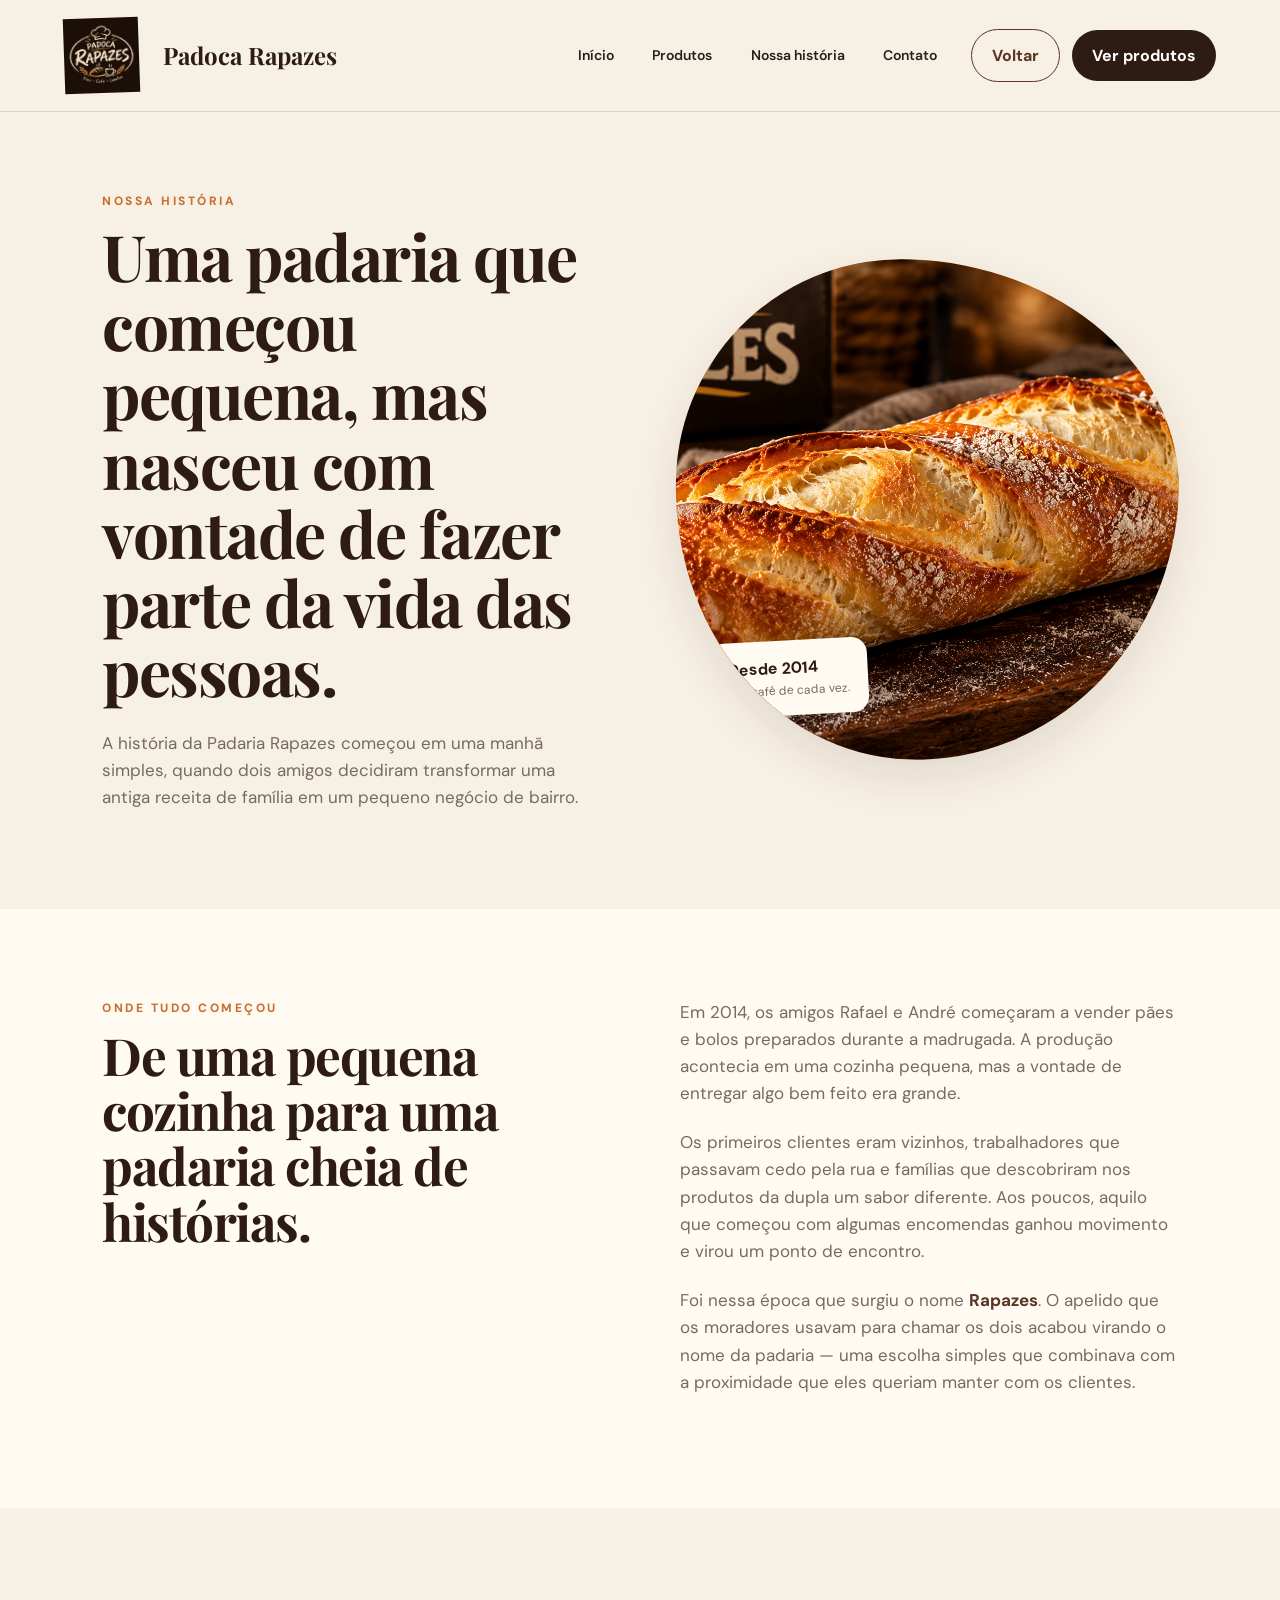
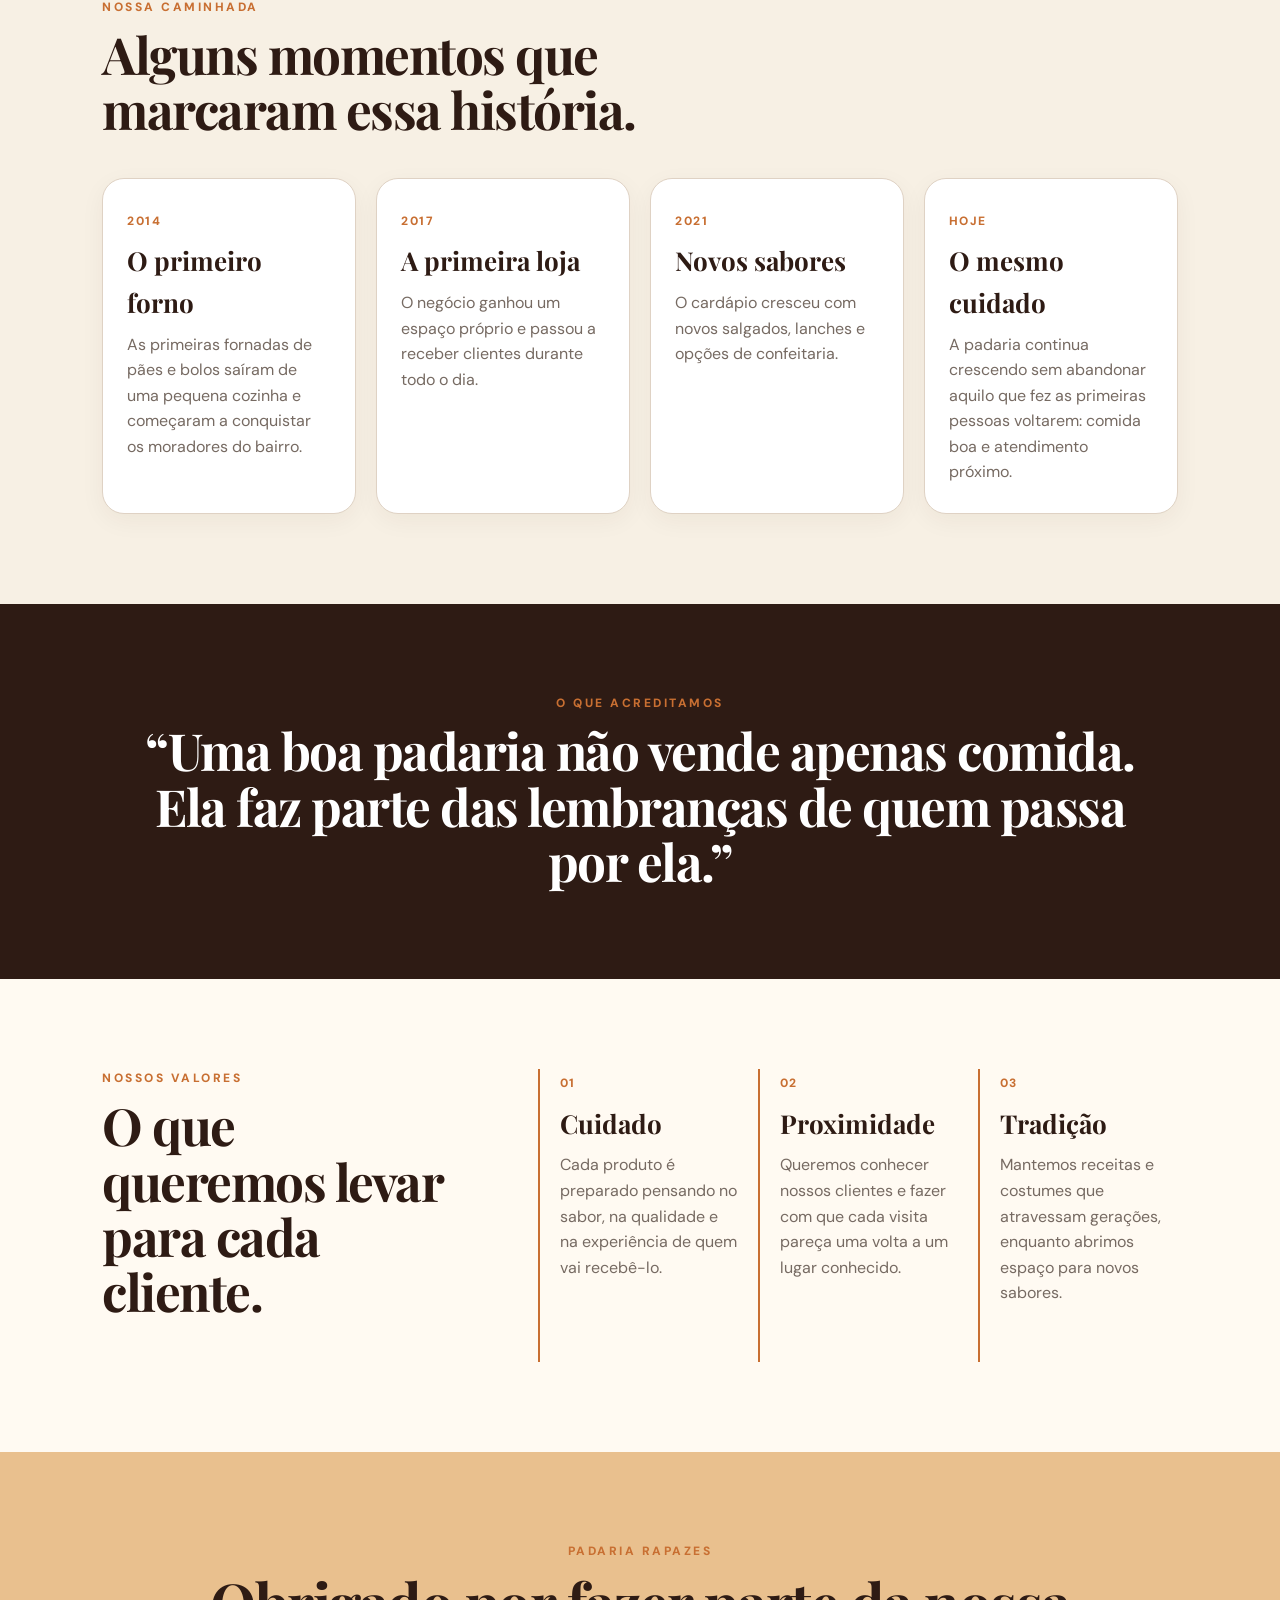
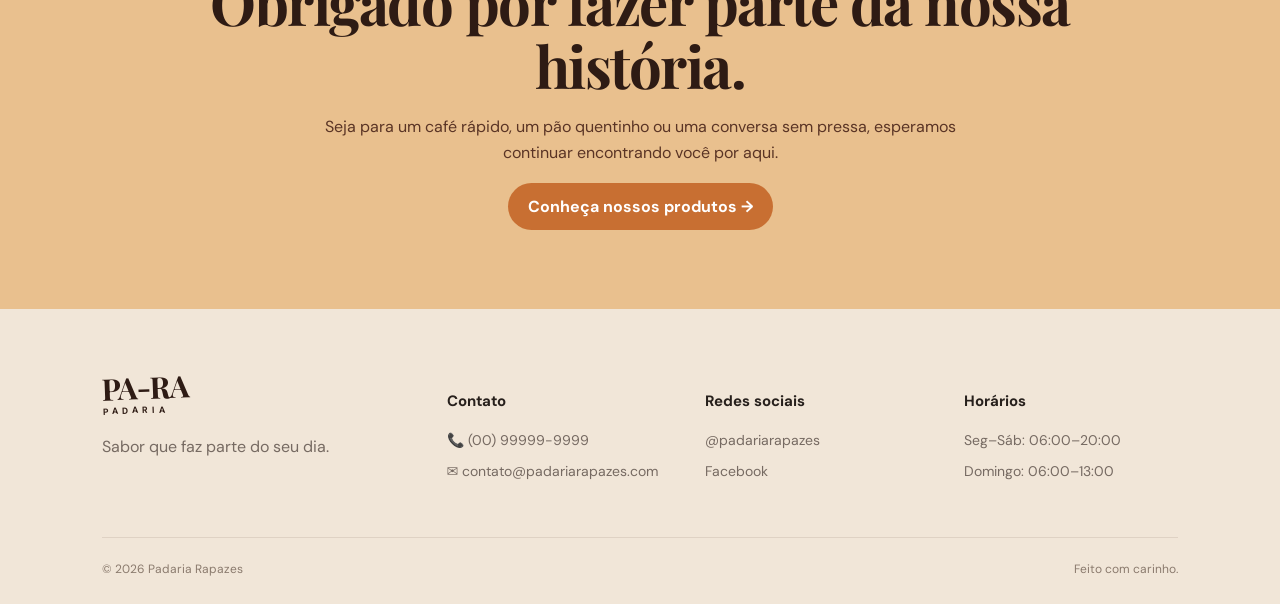
<file: Paginas/historia.html>
<!doctype html>
<html lang="pt-BR">
  <head>
    <meta charset="UTF-8" />
    <meta name="viewport" content="width=device-width, initial-scale=1.0" />
    <meta
      name="description"
      content="Conheça a história da Padaria Rapazes e descubra como nasceu esse lugar feito para fazer parte do seu dia."
    />
    <title>Nossa história | Padaria Rapazes</title>
    <link rel="preconnect" href="https://fonts.googleapis.com" />
    <link rel="preconnect" href="https://fonts.gstatic.com" crossorigin />
    <link
      href="https://fonts.googleapis.com/css2?family=DM+Sans:wght@400;500;600;700&family=Playfair+Display:wght@600;700&display=swap"
      rel="stylesheet"
    />
    <link rel="stylesheet" href="../CSS/historia.css" />
  </head>
  <body>
    <header class="site-header">
      <a
        class="logo"
        href="../index.html"
        aria-label="Padaria Rapazes - início"
      >
        <img
          src="../IMG/Logo_PadocaRapazes.png"
          alt="Logo da Padaria Rapazes"
          width="75"
          height="75"
        />
      </a>

      <h1>Padoca Rapazes</h1>

      <nav class="desktop-nav" aria-label="Navegação principal">
        <a href="../index.html">Início</a>
        <a href="./produtos.html">Produtos</a>
        <a href="./produtos.html">Nossa história</a>
        <a href="index.html#contato">Contato</a>
      </nav>

      <div class="header-actions">
        <a class="btn btn-outline" href="../index.html">Voltar</a>
        <a class="btn btn-dark" href="./produtos.html">Ver produtos</a>
      </div>
    </header>

    <main>
      <section class="story-hero">
        <div class="story-copy">
          <p class="eyebrow">Nossa história</p>
          <h2>
            Uma padaria que começou pequena, mas nasceu com vontade de fazer
            parte da vida das pessoas.
          </h2>
          <p>
            A história da Padaria Rapazes começou em uma manhã simples, quando
            dois amigos decidiram transformar uma antiga receita de família em
            um pequeno negócio de bairro.
          </p>
        </div>

        <div class="story-image">
          <img src="../IMG/Baguete.png" alt="Baguete da Padaria Rapazes" />
          <div class="story-badge">
            <strong>Desde 2014</strong>
            <span>Um café de cada vez.</span>
          </div>
        </div>
      </section>

      <section class="section story-section">
        <div class="section-title">
          <p class="eyebrow">Onde tudo começou</p>
          <h2>De uma pequena cozinha para uma padaria cheia de histórias.</h2>
        </div>

        <div class="story-text">
          <p>
            Em 2014, os amigos Rafael e André começaram a vender pães e bolos
            preparados durante a madrugada. A produção acontecia em uma cozinha
            pequena, mas a vontade de entregar algo bem feito era grande.
          </p>

          <p>
            Os primeiros clientes eram vizinhos, trabalhadores que passavam cedo
            pela rua e famílias que descobriram nos produtos da dupla um sabor
            diferente. Aos poucos, aquilo que começou com algumas encomendas
            ganhou movimento e virou um ponto de encontro.
          </p>

          <p>
            Foi nessa época que surgiu o nome <strong>Rapazes</strong>. O
            apelido que os moradores usavam para chamar os dois acabou virando o
            nome da padaria — uma escolha simples que combinava com a
            proximidade que eles queriam manter com os clientes.
          </p>
        </div>
      </section>

      <section class="timeline section">
        <div class="section-heading">
          <div>
            <p class="eyebrow">Nossa caminhada</p>
            <h2>Alguns momentos que marcaram essa história.</h2>
          </div>
        </div>

        <div class="timeline-grid">
          <article>
            <span>2014</span>
            <h3>O primeiro forno</h3>
            <p>
              As primeiras fornadas de pães e bolos saíram de uma pequena
              cozinha e começaram a conquistar os moradores do bairro.
            </p>
          </article>

          <article>
            <span>2017</span>
            <h3>A primeira loja</h3>
            <p>
              O negócio ganhou um espaço próprio e passou a receber clientes
              durante todo o dia.
            </p>
          </article>

          <article>
            <span>2021</span>
            <h3>Novos sabores</h3>
            <p>
              O cardápio cresceu com novos salgados, lanches e opções de
              confeitaria.
            </p>
          </article>

          <article>
            <span>Hoje</span>
            <h3>O mesmo cuidado</h3>
            <p>
              A padaria continua crescendo sem abandonar aquilo que fez as
              primeiras pessoas voltarem: comida boa e atendimento próximo.
            </p>
          </article>
        </div>
      </section>

      <section class="quote section">
        <div>
          <p class="eyebrow">O que acreditamos</p>
          <h2>
            “Uma boa padaria não vende apenas comida. Ela faz parte das
            lembranças de quem passa por ela.”
          </h2>
        </div>
      </section>

      <section class="values section">
        <div class="section-title">
          <p class="eyebrow">Nossos valores</p>
          <h2>O que queremos levar para cada cliente.</h2>
        </div>

        <div class="values-grid">
          <article>
            <span>01</span>
            <h3>Cuidado</h3>
            <p>
              Cada produto é preparado pensando no sabor, na qualidade e na
              experiência de quem vai recebê-lo.
            </p>
          </article>

          <article>
            <span>02</span>
            <h3>Proximidade</h3>
            <p>
              Queremos conhecer nossos clientes e fazer com que cada visita
              pareça uma volta a um lugar conhecido.
            </p>
          </article>

          <article>
            <span>03</span>
            <h3>Tradição</h3>
            <p>
              Mantemos receitas e costumes que atravessam gerações, enquanto
              abrimos espaço para novos sabores.
            </p>
          </article>
        </div>
      </section>

      <section class="closing section">
        <p class="eyebrow">Padaria Rapazes</p>
        <h2>Obrigado por fazer parte da nossa história.</h2>
        <p>
          Seja para um café rápido, um pão quentinho ou uma conversa sem pressa,
          esperamos continuar encontrando você por aqui.
        </p>
        <a class="btn btn-primary" href="./produtos.html"
          >Conheça nossos produtos →</a
        >
      </section>
    </main>

    <footer id="contato">
      <div class="footer-main">
        <div>
          <a class="logo footer-logo" href="../index.html">
            <span>PA-RA</span>
            <small>PADARIA</small>
          </a>
          <p class="footer-tagline">Sabor que faz parte do seu dia.</p>
        </div>

        <div class="footer-column">
          <h3>Contato</h3>
          <a href="tel:+550000000000">📞 (00) 99999-9999</a>
          <a href="mailto:contato@padariarapazes.com"
            >✉ contato@padariarapazes.com</a
          >
        </div>

        <div class="footer-column">
          <h3>Redes sociais</h3>
          <a href="#">@padariarapazes</a>
          <a href="#">Facebook</a>
        </div>

        <div class="footer-column">
          <h3>Horários</h3>
          <p>Seg–Sáb: 06:00–20:00</p>
          <p>Domingo: 06:00–13:00</p>
        </div>
      </div>

      <div class="footer-bottom">
        <span>© 2026 Padaria Rapazes</span>
        <span>Feito com carinho.</span>
      </div>
    </footer>
  </body>
</html>
</file>
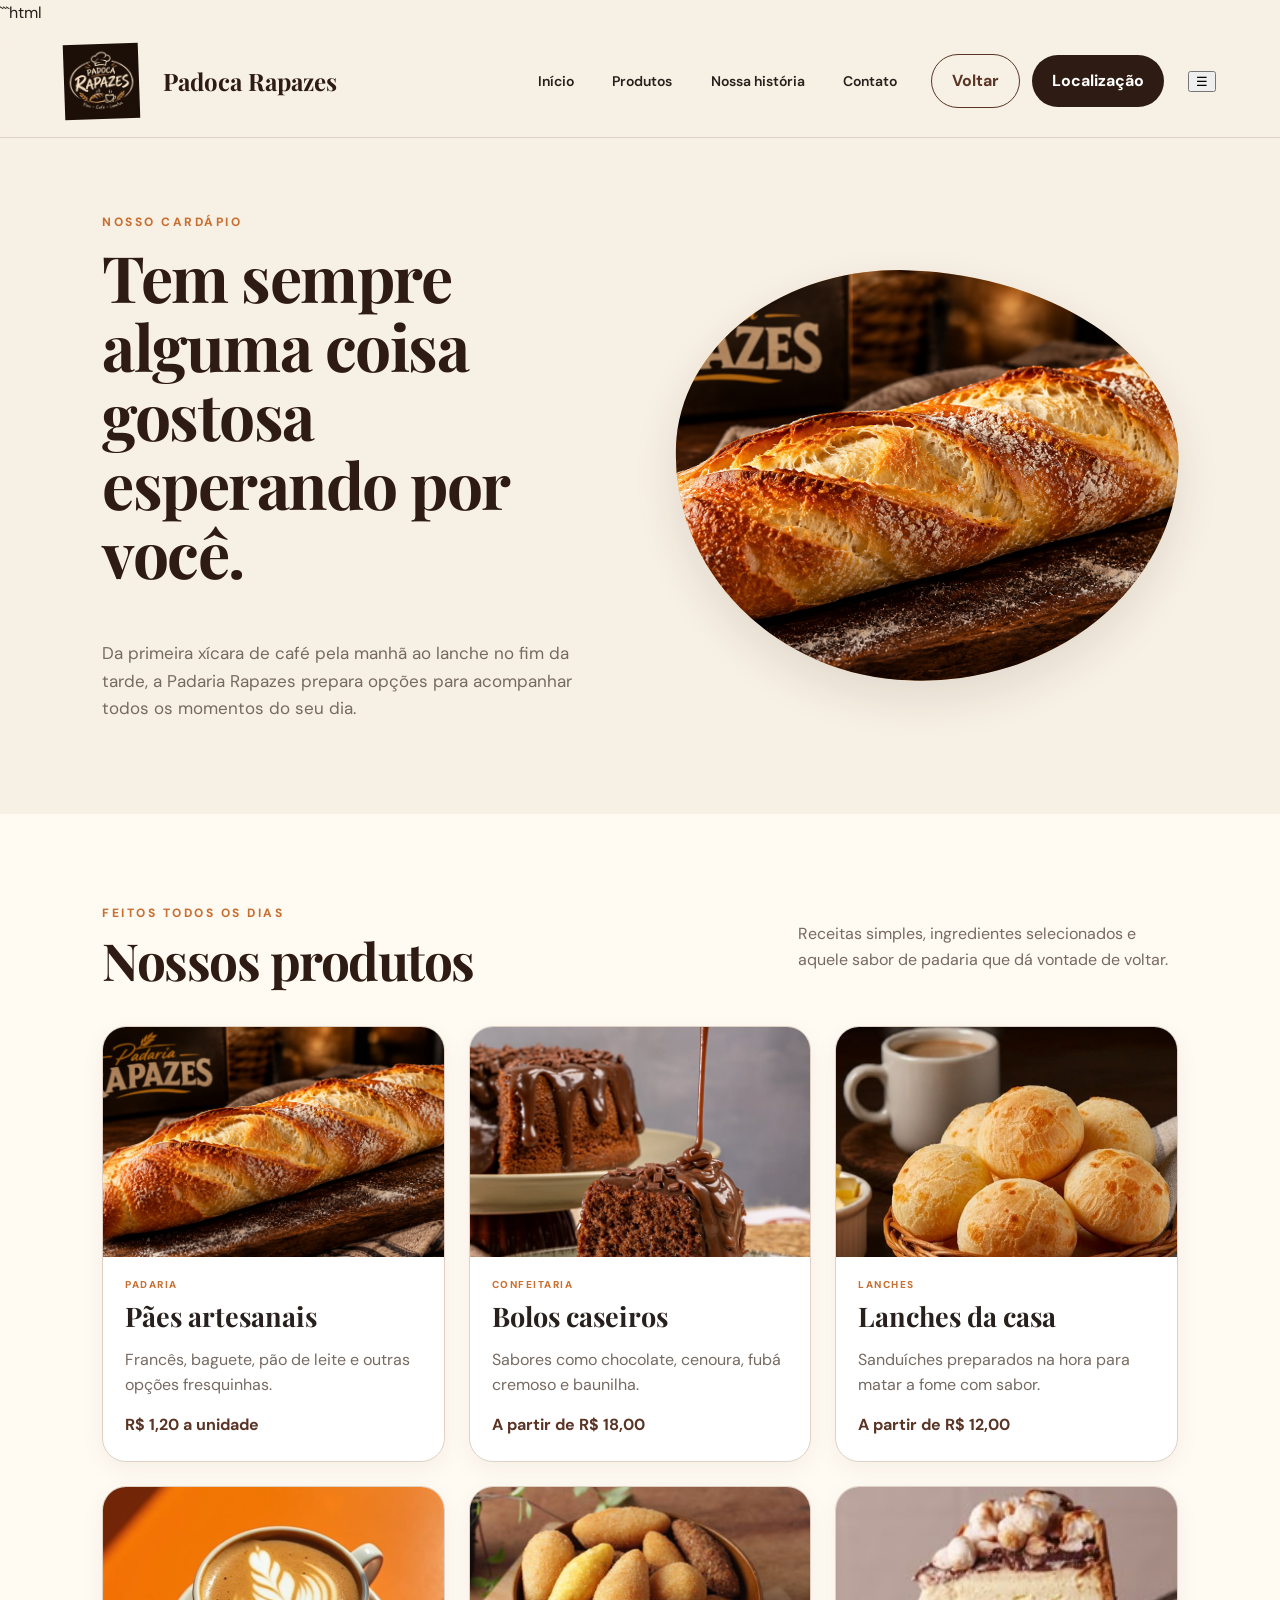
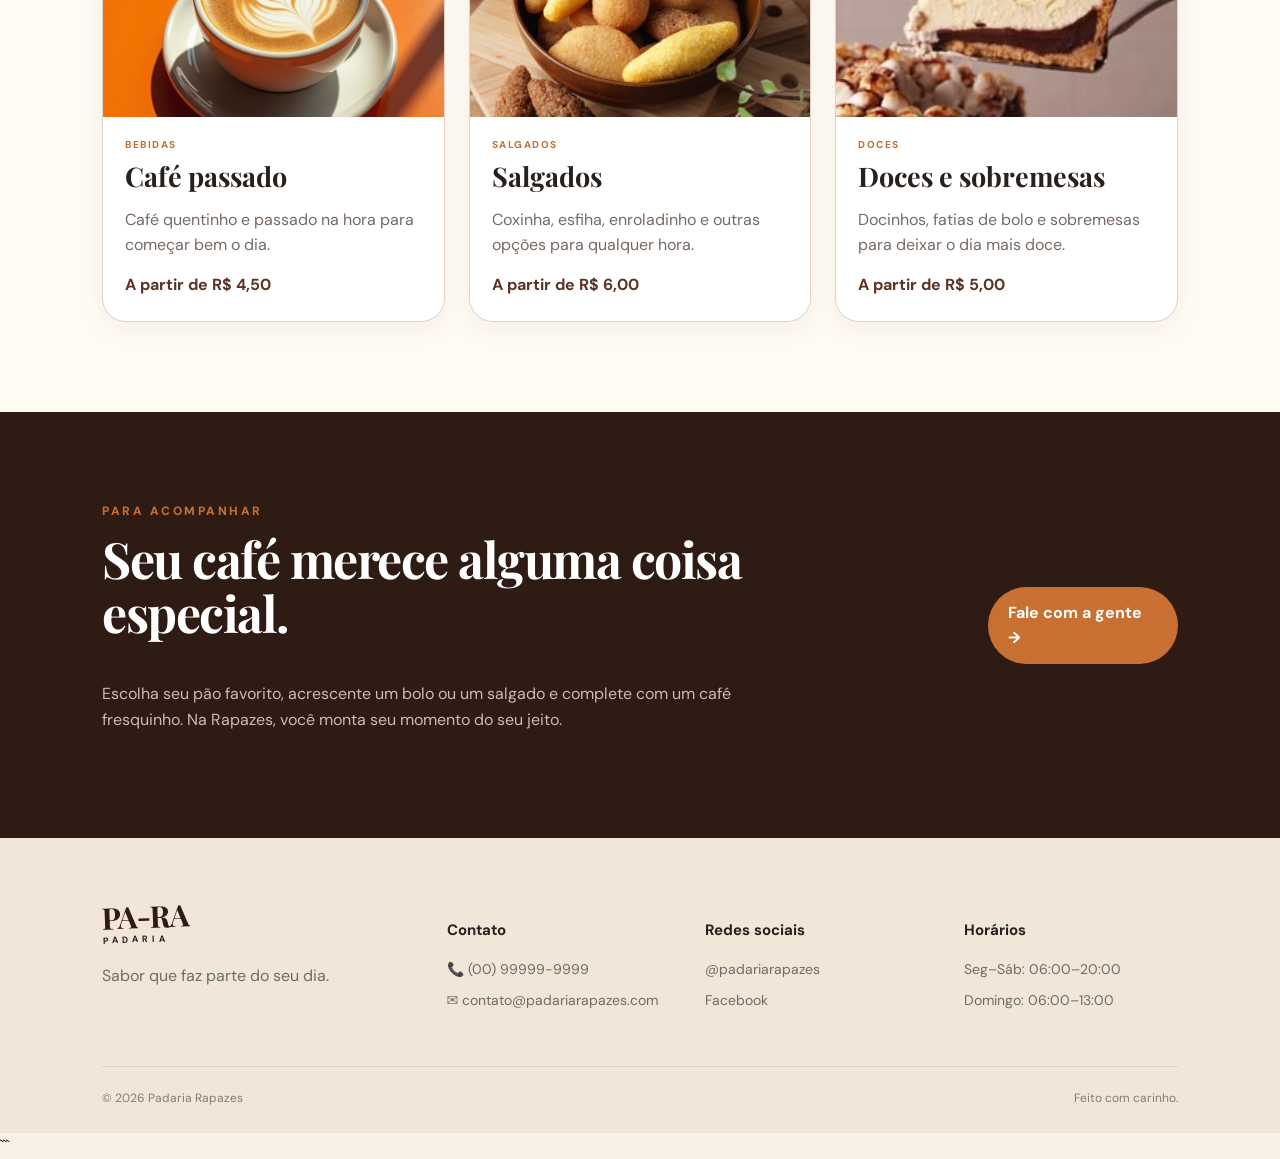
<file: Paginas/produtos.html>
```html
<!doctype html>
<html lang="pt-BR">
  <head>
    <meta charset="UTF-8" />
    <meta name="viewport" content="width=device-width, initial-scale=1.0" />

    <meta
      name="description"
      content="Conheça os produtos da Padaria Rapazes. Pães, bolos, salgados, cafés e muito mais."
    />

    <title>Produtos | Padaria Rapazes</title>

    <link rel="preconnect" href="https://fonts.googleapis.com" />
    <link rel="preconnect" href="https://fonts.gstatic.com" crossorigin />

    <link
      href="https://fonts.googleapis.com/css2?family=DM+Sans:wght@400;500;600;700&family=Playfair+Display:wght@600;700&display=swap"
      rel="stylesheet"
    />

    <link rel="stylesheet" href="../CSS/produtos.css" />
  </head>

  <body>
    <header class="site-header">
      <a
        class="logo"
        href="../index.html"
        aria-label="Padaria Rapazes - início"
      >
        <img
          src="../IMG/Logo_PadocaRapazes.png"
          alt="Logo da Padaria Rapazes"
          width="75"
          height="75"
        />
      </a>

      <h1>Padoca Rapazes</h1>

      <nav class="desktop-nav" aria-label="Navegação principal">
        <a href="../index.html">Início</a>

        <a href="./produtos.html">Produtos</a>

        <a href="./historia.html">Nossa história</a>

        <a href="../index.html#contato">Contato</a>
      </nav>

      <div class="header-actions">
        <a class="btn btn-outline" href="../index.html"> Voltar </a>

        <a class="btn btn-dark" href="../index.html#localizacao">
          Localização
        </a>
      </div>

      <button class="menu-toggle" aria-label="Abrir menu">☰</button>
    </header>

    <main>
      <section class="page-hero">
        <div class="hero-copy">
          <p class="eyebrow">Nosso cardápio</p>

          <h2>Tem sempre alguma coisa gostosa esperando por você.</h2>

          <p class="hero-text">
            Da primeira xícara de café pela manhã ao lanche no fim da tarde, a
            Padaria Rapazes prepara opções para acompanhar todos os momentos do
            seu dia.
          </p>
        </div>

        <div class="hero-image">
          <img src="../IMG/Baguete.png" alt="Baguete da Padaria Rapazes" />
        </div>
      </section>

      <section class="section products">
        <div class="section-heading">
          <div>
            <p class="eyebrow">Feitos todos os dias</p>

            <h2>Nossos produtos</h2>
          </div>

          <p>
            Receitas simples, ingredientes selecionados e aquele sabor de
            padaria que dá vontade de voltar.
          </p>
        </div>

        <div class="product-grid">
          <article class="product-card">
            <img src="../IMG/Baguete.png" alt="Pães artesanais" />

            <div class="product-info">
              <p class="category">Padaria</p>

              <h3>Pães artesanais</h3>

              <p>Francês, baguete, pão de leite e outras opções fresquinhas.</p>

              <strong>R$ 1,20 a unidade</strong>
            </div>
          </article>

          <article class="product-card">
            <img src="../IMG/Bolo 1.jfif" alt="Bolo caseiro" />

            <div class="product-info">
              <p class="category">Confeitaria</p>

              <h3>Bolos caseiros</h3>

              <p>Sabores como chocolate, cenoura, fubá cremoso e baunilha.</p>

              <strong>A partir de R$ 18,00</strong>
            </div>
          </article>

          <article class="product-card">
            <img src="../IMG/Lanches 1.jfif" alt="Lanches" />

            <div class="product-info">
              <p class="category">Lanches</p>

              <h3>Lanches da casa</h3>

              <p>Sanduíches preparados na hora para matar a fome com sabor.</p>

              <strong>A partir de R$ 12,00</strong>
            </div>
          </article>

          <article class="product-card">
            <img src="../IMG/Café 2.jfif" alt="Café" />

            <div class="product-info">
              <p class="category">Bebidas</p>

              <h3>Café passado</h3>

              <p>Café quentinho e passado na hora para começar bem o dia.</p>

              <strong>A partir de R$ 4,50</strong>
            </div>
          </article>

          <article class="product-card">
            <img src="../IMG/salgado_bacanudo.jpg" alt="Salgados" />

            <div class="product-info">
              <p class="category">Salgados</p>

              <h3>Salgados</h3>

              <p>
                Coxinha, esfiha, enroladinho e outras opções para qualquer hora.
              </p>

              <strong>A partir de R$ 6,00</strong>
            </div>
          </article>

          <article class="product-card">
            <img src="../IMG/doce_bacanudo.jpg" alt="Doces e sobremesas" />

            <div class="product-info">
              <p class="category">Doces</p>

              <h3>Doces e sobremesas</h3>

              <p>
                Docinhos, fatias de bolo e sobremesas para deixar o dia mais
                doce.
              </p>

              <strong>A partir de R$ 5,00</strong>
            </div>
          </article>
        </div>
      </section>

      <section class="highlight section">
        <div>
          <p class="eyebrow">Para acompanhar</p>

          <h2>Seu café merece alguma coisa especial.</h2>

          <p>
            Escolha seu pão favorito, acrescente um bolo ou um salgado e
            complete com um café fresquinho. Na Rapazes, você monta seu momento
            do seu jeito.
          </p>
        </div>

        <a class="btn btn-primary" href="../index.html#contato">
          Fale com a gente →
        </a>
      </section>
    </main>

    <footer>
      <div class="footer-main">
        <div>
          <a class="logo footer-logo" href="../index.html">
            <span>PA-RA</span>
            <small>PADARIA</small>
          </a>

          <p class="footer-tagline">Sabor que faz parte do seu dia.</p>
        </div>

        <div class="footer-column">
          <h3>Contato</h3>

          <a href="tel:+550000000000"> 📞 (00) 99999-9999 </a>

          <a href="mailto:contato@padariarapazes.com">
            ✉ contato@padariarapazes.com
          </a>
        </div>

        <div class="footer-column">
          <h3>Redes sociais</h3>

          <a href="#"> @padariarapazes </a>

          <a href="#"> Facebook </a>
        </div>

        <div class="footer-column">
          <h3>Horários</h3>

          <p>Seg–Sáb: 06:00–20:00</p>

          <p>Domingo: 06:00–13:00</p>
        </div>
      </div>

      <div class="footer-bottom">
        <span>© 2026 Padaria Rapazes</span>

        <span>Feito com carinho.</span>
      </div>
    </footer>
  </body>
</html>
```
</file>
<file: CSS/historia.css>
@import url('https://fonts.googleapis.com/css2?family=DM+Sans:wght@400;500;600;700&family=Playfair+Display:wght@600;700&display=swap');

:root {
  --cream: #f7f0e4;
  --paper: #fffaf2;
  --brown: #5a3425;
  --brown-dark: #2e1b14;
  --orange: #c86f32;
  --orange-light: #e7a15f;
  --ink: #27201c;
  --muted: #766a62;
  --line: #dfd2c4;
  --white: #fff;
  --shadow: 0 18px 45px rgba(66, 40, 26, 0.11);
}

* { box-sizing: border-box; }

html { scroll-behavior: smooth; }

body {
  margin: 0;
  background: var(--cream);
  color: var(--ink);
  font-family: "DM Sans", system-ui, sans-serif;
  line-height: 1.6;
}

a { color: inherit; text-decoration: none; }

.site-header {
  min-height: 86px;
  padding: 18px clamp(20px, 5vw, 76px);
  display: flex;
  align-items: center;
  justify-content: space-between;
  gap: 24px;
  background: rgba(247, 240, 228, .94);
  border-bottom: 1px solid var(--line);
  position: sticky;
  top: 0;
  z-index: 20;
  backdrop-filter: blur(12px);
}

.site-header > h1 {
  font-family: "Playfair Display", serif;
  color: var(--brown-dark);
  font-size: 24px;
  margin: 0;
}

.logo {
  display: inline-flex;
  flex-direction: column;
  align-items: center;
  line-height: .9;
  color: var(--brown-dark);
  transform: rotate(-2deg);
}

.logo span {
  font-family: "Playfair Display", serif;
  font-size: 30px;
  font-weight: 700;
  letter-spacing: -1px;
}

.logo small {
  margin-top: 5px;
  font-size: 9px;
  font-weight: 700;
  letter-spacing: 4px;
}

.desktop-nav {
  display: flex;
  gap: clamp(18px, 3vw, 42px);
  margin-left: auto;
  margin-right: 10px;
  font-size: 14px;
  font-weight: 600;
}

.desktop-nav a {
  position: relative;
  padding: 8px 0;
}

.desktop-nav a::after {
  content: "";
  position: absolute;
  left: 0;
  bottom: 2px;
  width: 0;
  height: 2px;
  background: var(--orange);
  transition: width .25s;
}

.desktop-nav a:hover::after { width: 100%; }

.header-actions {
  display: flex;
  align-items: center;
  gap: 12px;
}

.btn {
  border: 0;
  border-radius: 999px;
  padding: 13px 20px;
  cursor: pointer;
  font: inherit;
  font-weight: 700;
  transition: transform .2s, box-shadow .2s, background .2s;
}

.btn:hover {
  transform: translateY(-2px);
  box-shadow: 0 9px 20px rgba(55, 31, 21, .14);
}

.btn-primary { background: var(--orange); color: var(--white); }
.btn-dark { background: var(--brown-dark); color: var(--white); }
.btn-outline { background: transparent; border: 1px solid var(--brown); color: var(--brown); }

.story-hero {
  min-height: 650px;
  padding: 80px clamp(20px, 8vw, 120px);
  display: grid;
  grid-template-columns: 1fr 1fr;
  align-items: center;
  gap: 70px;
}

.story-copy { max-width: 680px; }

.eyebrow {
  margin: 0 0 10px;
  color: var(--orange);
  text-transform: uppercase;
  letter-spacing: 2.5px;
  font-size: 12px;
  font-weight: 800;
}

.story-copy h2,
.section-title h2,
.section-heading h2,
.quote h2,
.closing h2 {
  margin-top: 0;
  font-family: "Playfair Display", Georgia, serif;
  color: var(--brown-dark);
  line-height: 1.08;
  letter-spacing: -1.5px;
}

.story-copy h2 {
  font-size: clamp(42px, 5vw, 68px);
  margin-bottom: 25px;
}

.story-copy > p:not(.eyebrow) {
  max-width: 600px;
  color: var(--muted);
  font-size: 17px;
}

.story-image {
  height: 500px;
  border-radius: 45% 55% 52% 48% / 45% 45% 55% 55%;
  background: #e9c08e;
  box-shadow: var(--shadow);
  overflow: hidden;
  position: relative;
  transform: rotate(2deg);
}

.story-image img {
  width: 100%;
  height: 100%;
  object-fit: cover;
}

.story-badge {
  position: absolute;
  left: 8%;
  bottom: 8%;
  padding: 15px 19px;
  border-radius: 16px;
  background: var(--paper);
  box-shadow: var(--shadow);
  transform: rotate(-5deg);
}

.story-badge strong,
.story-badge span { display: block; }

.story-badge strong { color: var(--brown-dark); }
.story-badge span { color: var(--muted); font-size: 12px; }

.section { padding: 90px clamp(20px, 8vw, 120px); }

.story-section {
  display: grid;
  grid-template-columns: 1fr 1fr;
  gap: 80px;
  background: var(--paper);
}

.section-title h2 {
  font-size: clamp(36px, 4vw, 52px);
}

.story-text {
  max-width: 650px;
  color: var(--muted);
  font-size: 17px;
}

.story-text p { margin-top: 0; margin-bottom: 22px; }

.story-text strong { color: var(--brown); }

.timeline { background: var(--cream); }

.section-heading { margin-bottom: 40px; }

.section-heading h2 {
  font-size: clamp(36px, 4vw, 52px);
  max-width: 700px;
  margin-bottom: 0;
}

.timeline-grid {
  display: grid;
  grid-template-columns: repeat(4, 1fr);
  gap: 20px;
}

.timeline-grid article {
  background: var(--white);
  border: 1px solid var(--line);
  border-radius: 22px;
  padding: 28px 24px;
  box-shadow: 0 7px 25px rgba(60, 38, 26, .05);
}

.timeline-grid span,
.values-grid span {
  color: var(--orange);
  font-size: 12px;
  font-weight: 800;
  letter-spacing: 1.5px;
  text-transform: uppercase;
}

.timeline-grid h3,
.values-grid h3 {
  font-family: "Playfair Display", serif;
  font-size: 26px;
  color: var(--brown-dark);
  margin: 8px 0;
}

.timeline-grid p,
.values-grid p {
  color: var(--muted);
  margin: 0;
}

.quote {
  background: var(--brown-dark);
  color: var(--white);
  text-align: center;
}

.quote h2 {
  max-width: 1000px;
  margin: auto;
  color: var(--white);
  font-size: clamp(34px, 4vw, 52px);
}

.values {
  background: var(--paper);
  display: grid;
  grid-template-columns: .8fr 1.4fr;
  gap: 70px;
}

.values-grid {
  display: grid;
  grid-template-columns: repeat(3, 1fr);
  gap: 20px;
}

.values-grid article {
  border-left: 2px solid var(--orange);
  padding-left: 20px;
}

.closing {
  text-align: center;
  background: #e9c08e;
}

.closing h2 {
  font-size: clamp(38px, 5vw, 58px);
  margin-bottom: 18px;
}

.closing > p:not(.eyebrow) {
  max-width: 650px;
  margin: 0 auto 28px;
  color: var(--brown);
}

footer {
  padding: 65px clamp(20px, 8vw, 120px) 25px;
  background: #f1e6d8;
}

.footer-main {
  display: grid;
  grid-template-columns: 1.4fr 1fr 1fr 1fr;
  gap: 45px;
  padding-bottom: 55px;
}

.footer-logo { align-items: flex-start; }

.footer-tagline {
  color: var(--muted);
  margin-top: 20px;
}

.footer-column {
  display: flex;
  flex-direction: column;
  gap: 8px;
}

.footer-column h3 { margin-bottom: 8px; font-size: 15px; }

.footer-column a,
.footer-column p {
  margin: 0;
  color: var(--muted);
  font-size: 14px;
}

.footer-column a:hover { color: var(--orange); }

.footer-bottom {
  padding-top: 22px;
  border-top: 1px solid var(--line);
  display: flex;
  justify-content: space-between;
  color: #8a7a6d;
  font-size: 12px;
}

@media (max-width: 900px) {
  .desktop-nav, .header-actions { display: none; }

  .story-hero,
  .story-section,
  .values {
    grid-template-columns: 1fr;
  }

  .story-hero { padding-top: 55px; }

  .story-image { height: 390px; }

  .timeline-grid { grid-template-columns: 1fr 1fr; }

  .values { gap: 40px; }

  .footer-main { grid-template-columns: 1fr 1fr; }
}

@media (max-width: 560px) {
  .site-header { padding: 14px 20px; }

  .site-header > h1 { display: none; }

  .story-hero { padding: 55px 20px 70px; }

  .story-copy h2 { font-size: 43px; }

  .story-image { height: 320px; }

  .section { padding: 70px 20px; }

  .timeline-grid,
  .values-grid { grid-template-columns: 1fr; }

  .footer-main { grid-template-columns: 1fr; gap: 32px; }

  .footer-bottom {
    flex-direction: column;
    gap: 7px;
  }
}
</file>
<file: CSS/produtos.css>
@import url('https://fonts.googleapis.com/css2?family=DM+Sans:wght@400;500;600;700&family=Playfair+Display:wght@600;700&display=swap');

:root {
  --cream: #f7f0e4;
  --paper: #fffaf2;
  --brown: #5a3425;
  --brown-dark: #2e1b14;
  --orange: #c86f32;
  --orange-light: #e7a15f;
  --ink: #27201c;
  --muted: #766a62;
  --line: #dfd2c4;
  --white: #fff;
  --shadow: 0 18px 45px rgba(66, 40, 26, 0.11);
}

* { box-sizing: border-box; }

html { scroll-behavior: smooth; }

body {
  margin: 0;
  background: var(--cream);
  color: var(--ink);
  font-family: "DM Sans", system-ui, sans-serif;
  line-height: 1.6;
}

a { color: inherit; text-decoration: none; }

.site-header {
  min-height: 86px;
  padding: 18px clamp(20px, 5vw, 76px);
  display: flex;
  align-items: center;
  justify-content: space-between;
  gap: 24px;
  background: rgba(247, 240, 228, 0.94);
  border-bottom: 1px solid var(--line);
  position: sticky;
  top: 0;
  z-index: 20;
  backdrop-filter: blur(12px);
}

.site-header > h1 {
  font-family: "Playfair Display", serif;
  color: var(--brown-dark);
  font-size: 24px;
  margin: 0;
}

.logo {
  display: inline-flex;
  flex-direction: column;
  align-items: center;
  line-height: .9;
  color: var(--brown-dark);
  transform: rotate(-2deg);
}

.logo span {
  font-family: "Playfair Display", serif;
  font-size: 30px;
  font-weight: 700;
  letter-spacing: -1px;
}

.logo small {
  margin-top: 5px;
  font-size: 9px;
  font-weight: 700;
  letter-spacing: 4px;
}

.desktop-nav {
  display: flex;
  gap: clamp(18px, 3vw, 42px);
  margin-left: auto;
  margin-right: 10px;
  font-size: 14px;
  font-weight: 600;
}

.desktop-nav a {
  position: relative;
  padding: 8px 0;
}

.desktop-nav a::after {
  content: "";
  position: absolute;
  left: 0;
  bottom: 2px;
  width: 0;
  height: 2px;
  background: var(--orange);
  transition: width .25s;
}

.desktop-nav a:hover::after { width: 100%; }

.header-actions {
  display: flex;
  align-items: center;
  gap: 12px;
}

.btn {
  border: 0;
  border-radius: 999px;
  padding: 13px 20px;
  cursor: pointer;
  font: inherit;
  font-weight: 700;
  transition: transform .2s, box-shadow .2s, background .2s;
}

.btn:hover {
  transform: translateY(-2px);
  box-shadow: 0 9px 20px rgba(55, 31, 21, .14);
}

.btn-primary { background: var(--orange); color: var(--white); }
.btn-dark { background: var(--brown-dark); color: var(--white); }
.btn-outline { background: transparent; border: 1px solid var(--brown); color: var(--brown); }

.page-hero {
  min-height: 560px;
  padding: 75px clamp(20px, 8vw, 120px);
  display: grid;
  grid-template-columns: 1fr 1fr;
  align-items: center;
  gap: 70px;
}

.hero-copy { max-width: 650px; }

.eyebrow {
  margin: 0 0 10px;
  color: var(--orange);
  text-transform: uppercase;
  letter-spacing: 2.5px;
  font-size: 12px;
  font-weight: 800;
}

h2 {
  margin-top: 0;
  font-family: "Playfair Display", Georgia, serif;
  color: var(--brown-dark);
  line-height: 1.08;
  font-size: clamp(40px, 5vw, 64px);
  letter-spacing: -1.5px;
}

.hero-text {
  max-width: 570px;
  color: var(--muted);
  font-size: 17px;
}

.hero-image {
  height: 410px;
  border-radius: 45% 55% 52% 48% / 45% 45% 55% 55%;
  background: #e9c08e;
  box-shadow: var(--shadow);
  overflow: hidden;
  transform: rotate(2deg);
}

.hero-image img {
  width: 100%;
  height: 100%;
  object-fit: cover;
}

.section { padding: 90px clamp(20px, 8vw, 120px); }

.products { background: var(--paper); }

.section-heading {
  display: flex;
  align-items: end;
  justify-content: space-between;
  gap: 30px;
  margin-bottom: 38px;
}

.section-heading h2 {
  margin-bottom: 0;
  font-size: clamp(36px, 4vw, 52px);
}

.section-heading > p {
  max-width: 380px;
  color: var(--muted);
}

.product-grid {
  display: grid;
  grid-template-columns: repeat(3, 1fr);
  gap: 24px;
}

.product-card {
  overflow: hidden;
  background: var(--white);
  border: 1px solid var(--line);
  border-radius: 24px;
  box-shadow: 0 7px 25px rgba(60, 38, 26, .05);
  transition: transform .25s, box-shadow .25s;
}

.product-card:hover {
  transform: translateY(-7px);
  box-shadow: var(--shadow);
}

.product-card > img {
  width: 100%;
  height: 230px;
  object-fit: cover;
  display: block;
}

.product-info { padding: 20px 22px 24px; }

.product-info h3 {
  margin: 2px 0 8px;
  font-family: "Playfair Display", serif;
  font-size: 27px;
}

.product-info p:not(.category) {
  color: var(--muted);
  margin: 0 0 14px;
}

.category {
  margin: 0;
  color: var(--orange);
  text-transform: uppercase;
  letter-spacing: 1.5px;
  font-size: 10px;
  font-weight: 800;
}

.product-info strong { color: var(--brown); }

.product-card-text {
  min-height: 350px;
  display: flex;
  flex-direction: column;
  justify-content: center;
}

.product-icon {
  padding: 28px 22px 0;
  font-size: 65px;
}

.highlight {
  display: flex;
  align-items: center;
  justify-content: space-between;
  gap: 50px;
  background: var(--brown-dark);
  color: var(--white);
}

.highlight h2 {
  color: var(--white);
  font-size: clamp(34px, 4vw, 50px);
}

.highlight p:not(.eyebrow) {
  max-width: 700px;
  color: #cbbcb3;
}

footer {
  padding: 65px clamp(20px, 8vw, 120px) 25px;
  background: #f1e6d8;
}

.footer-main {
  display: grid;
  grid-template-columns: 1.4fr 1fr 1fr 1fr;
  gap: 45px;
  padding-bottom: 55px;
}

.footer-logo { align-items: flex-start; }

.footer-tagline {
  color: var(--muted);
  margin-top: 20px;
}

.footer-column {
  display: flex;
  flex-direction: column;
  gap: 8px;
}

.footer-column h3 { margin-bottom: 8px; font-size: 15px; }

.footer-column a,
.footer-column p {
  margin: 0;
  color: var(--muted);
  font-size: 14px;
}

.footer-column a:hover { color: var(--orange); }

.footer-bottom {
  padding-top: 22px;
  border-top: 1px solid var(--line);
  display: flex;
  justify-content: space-between;
  color: #8a7a6d;
  font-size: 12px;
}

@media (max-width: 900px) {
  .desktop-nav, .header-actions { display: none; }

  .page-hero {
    grid-template-columns: 1fr;
    padding-top: 55px;
  }

  .hero-image { height: 360px; }

  .product-grid { grid-template-columns: 1fr 1fr; }

  .section-heading {
    align-items: start;
    flex-direction: column;
  }

  .highlight {
    flex-direction: column;
    align-items: flex-start;
  }

  .footer-main { grid-template-columns: 1fr 1fr; }
}

@media (max-width: 560px) {
  .site-header { padding: 14px 20px; }

  .site-header > h1 { display: none; }

  .page-hero { padding: 55px 20px 70px; }

  .product-grid { grid-template-columns: 1fr; }

  .product-card-text { min-height: 280px; }

  .section { padding: 70px 20px; }

  .footer-main { grid-template-columns: 1fr; gap: 32px; }

  .footer-bottom {
    flex-direction: column;
    gap: 7px;
  }
}
</file>
